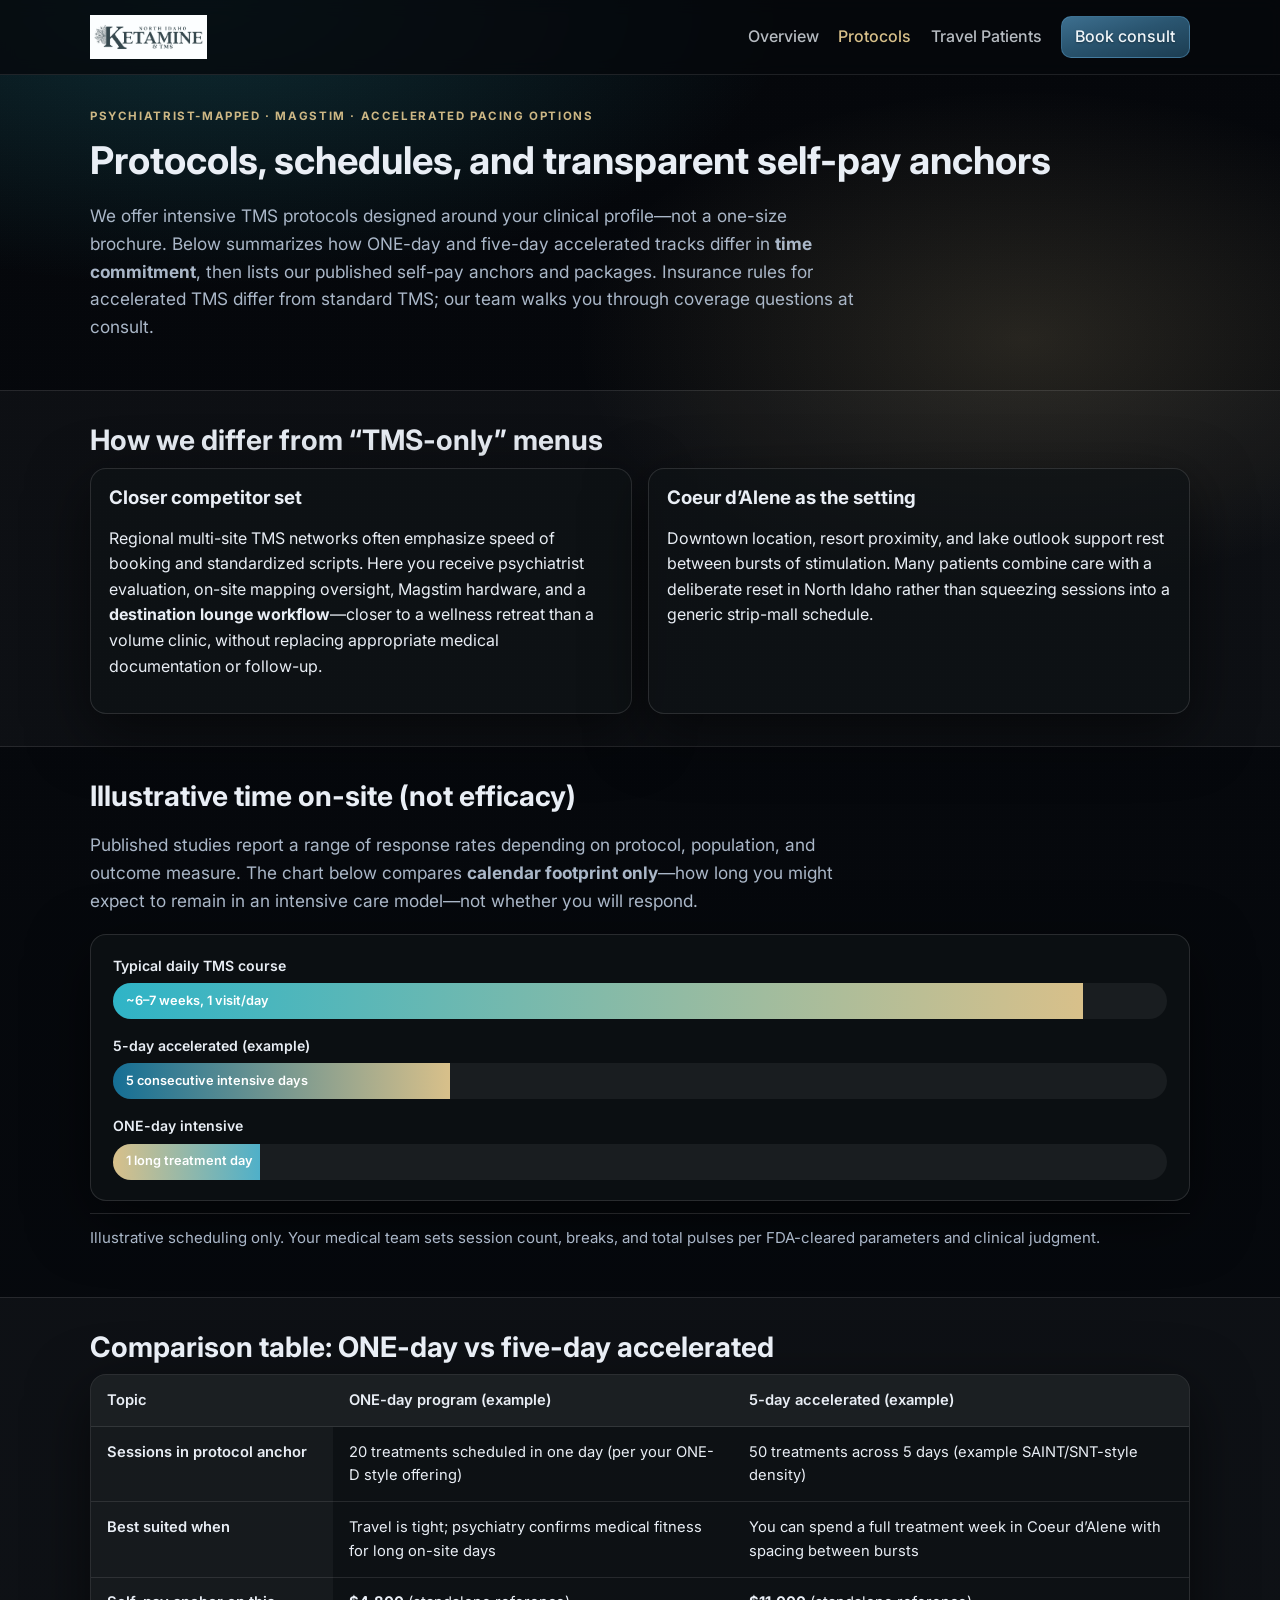
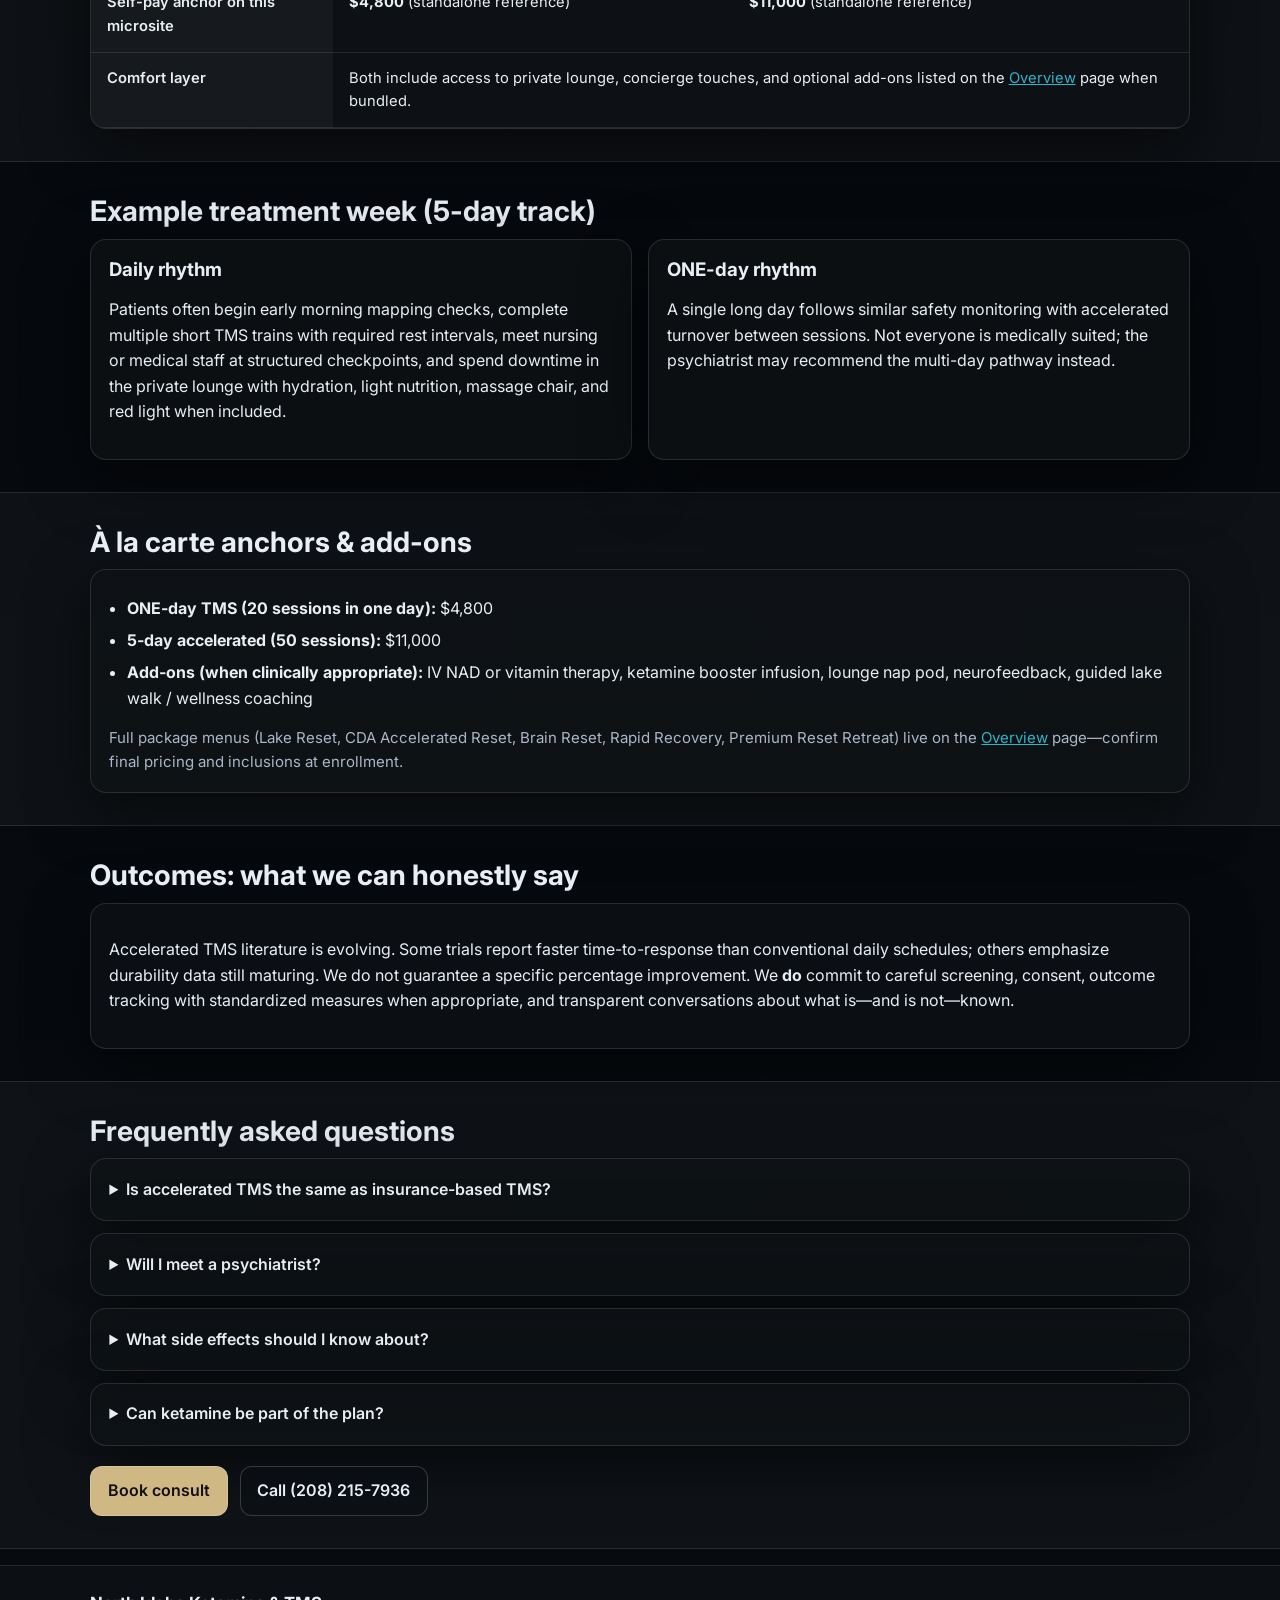
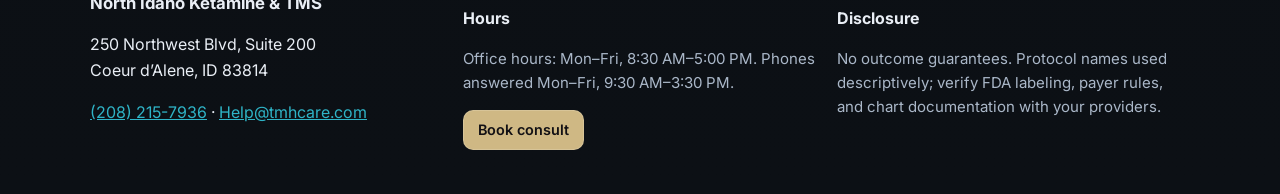
<file: protocols.html>
<!doctype html>
<html lang="en">
<head>
  <meta charset="UTF-8">
  <meta name="viewport" content="width=device-width, initial-scale=1.0">
  <meta name="description" content="ONE-day and multi-day accelerated TMS protocols, transparent pricing, comparison of schedule options, and FAQs. North Idaho Ketamine &amp; TMS.">
  <title>Protocols &amp; Pricing | North Idaho Ketamine &amp; TMS</title>
  <link rel="preconnect" href="https://fonts.googleapis.com">
  <link rel="preconnect" href="https://fonts.gstatic.com" crossorigin>
  <link href="https://fonts.googleapis.com/css2?family=Inter:wght@400;500;600;700&display=swap" rel="stylesheet">
  <link rel="stylesheet" href="styles.css">
</head>
<body>
  <header class="site-header">
    <div class="container nav-wrap">
      <a class="site-logo" href="https://www.northidahoketamine.com/" aria-label="North Idaho Ketamine & TMS (Main site)">
        <img
          src="assets/NIKetamine_Logo_2024_Horizontal.jpg"
          alt="North Idaho Ketamine & TMS"
          loading="eager"
          decoding="async"
        >
      </a>
      <button class="menu-toggle" id="menuToggle" aria-expanded="false" aria-controls="primaryNav">Menu</button>
      <nav id="primaryNav" class="primary-nav" aria-label="Primary">
        <a href="index.html">Overview</a>
        <a href="protocols.html">Protocols</a>
        <a href="travel.html">Travel Patients</a>
        <a class="nav-cta" href="https://www.northidahoketamine.com/book-online" target="_blank" rel="noopener">Book consult</a>
      </nav>
    </div>
  </header>

  <main>
    <section class="page-intro section">
      <div class="container">
        <p class="tagline-rail">Psychiatrist-mapped · Magstim · Accelerated pacing options</p>
        <h1>Protocols, schedules, and transparent self-pay anchors</h1>
        <p class="lead">
          We offer intensive TMS protocols designed around your clinical profile—not a one-size brochure. Below summarizes how ONE-day and five-day accelerated tracks differ in <strong>time commitment</strong>, then lists our published self-pay anchors and packages. Insurance rules for accelerated TMS differ from standard TMS; our team walks you through coverage questions at consult.
        </p>
      </div>
    </section>

    <section class="section section-muted">
      <div class="container">
        <h2>How we differ from “TMS-only” menus</h2>
        <div class="grid-two">
          <article class="card">
            <h3>Closer competitor set</h3>
            <p>
              Regional multi-site TMS networks often emphasize speed of booking and standardized scripts. Here you receive psychiatrist evaluation, on-site mapping oversight, Magstim hardware, and a <strong>destination lounge workflow</strong>—closer to a wellness retreat than a volume clinic, without replacing appropriate medical documentation or follow-up.
            </p>
          </article>
          <article class="card">
            <h3>Coeur d’Alene as the setting</h3>
            <p>
              Downtown location, resort proximity, and lake outlook support rest between bursts of stimulation. Many patients combine care with a deliberate reset in North Idaho rather than squeezing sessions into a generic strip-mall schedule.
            </p>
          </article>
        </div>
      </div>
    </section>

    <section class="section">
      <div class="container">
        <h2>Illustrative time on-site (not efficacy)</h2>
        <p class="lead section-lead">
          Published studies report a range of response rates depending on protocol, population, and outcome measure. The chart below compares <strong>calendar footprint only</strong>—how long you might expect to remain in an intensive care model—not whether you will respond.
        </p>
        <div class="bar-chart card" aria-label="Relative clinic time footprint comparison">
          <div class="bar-chart-row">
            <span class="bar-chart-label">Typical daily TMS course</span>
            <div class="bar-chart-track"><span class="bar-chart-fill" style="width:92%;">~6–7 weeks, 1 visit/day</span></div>
          </div>
          <div class="bar-chart-row">
            <span class="bar-chart-label">5-day accelerated (example)</span>
            <div class="bar-chart-track"><span class="bar-chart-fill bar-chart-fill--mid" style="width:32%;">5 consecutive intensive days</span></div>
          </div>
          <div class="bar-chart-row">
            <span class="bar-chart-label">ONE-day intensive</span>
            <div class="bar-chart-track"><span class="bar-chart-fill bar-chart-fill--short" style="width:14%;">1 long treatment day</span></div>
          </div>
        </div>
        <p class="small-note disclaim">Illustrative scheduling only. Your medical team sets session count, breaks, and total pulses per FDA-cleared parameters and clinical judgment.</p>
      </div>
    </section>

    <section class="section section-muted">
      <div class="container">
        <h2>Comparison table: ONE-day vs five-day accelerated</h2>
        <div class="table-wrap card" style="padding:0;overflow:hidden;">
          <table class="compare-table">
            <thead>
              <tr>
                <th scope="col">Topic</th>
                <th scope="col">ONE-day program (example)</th>
                <th scope="col">5-day accelerated (example)</th>
              </tr>
            </thead>
            <tbody>
              <tr>
                <th scope="row">Sessions in protocol anchor</th>
                <td>20 treatments scheduled in one day (per your ONE-D style offering)</td>
                <td>50 treatments across 5 days (example SAINT/SNT-style density)</td>
              </tr>
              <tr>
                <th scope="row">Best suited when</th>
                <td>Travel is tight; psychiatry confirms medical fitness for long on-site days</td>
                <td>You can spend a full treatment week in Coeur d’Alene with spacing between bursts</td>
              </tr>
              <tr>
                <th scope="row">Self-pay anchor on this microsite</th>
                <td><strong>$4,800</strong> (standalone reference)</td>
                <td><strong>$11,000</strong> (standalone reference)</td>
              </tr>
              <tr>
                <th scope="row">Comfort layer</th>
                <td colspan="2">Both include access to private lounge, concierge touches, and optional add-ons listed on the <a href="index.html">Overview</a> page when bundled.</td>
              </tr>
            </tbody>
          </table>
        </div>
      </div>
    </section>

    <section class="section">
      <div class="container">
        <h2>Example treatment week (5-day track)</h2>
        <div class="grid-two">
          <article class="card">
            <h3>Daily rhythm</h3>
            <p>
              Patients often begin early morning mapping checks, complete multiple short TMS trains with required rest intervals, meet nursing or medical staff at structured checkpoints, and spend downtime in the private lounge with hydration, light nutrition, massage chair, and red light when included.
            </p>
          </article>
          <article class="card">
            <h3>ONE-day rhythm</h3>
            <p>
              A single long day follows similar safety monitoring with accelerated turnover between sessions. Not everyone is medically suited; the psychiatrist may recommend the multi-day pathway instead.
            </p>
          </article>
        </div>
      </div>
    </section>

    <section class="section section-muted">
      <div class="container">
        <h2>À la carte anchors &amp; add-ons</h2>
        <div class="card">
          <ul class="check-list">
            <li><strong>ONE-day TMS (20 sessions in one day):</strong> $4,800</li>
            <li><strong>5-day accelerated (50 sessions):</strong> $11,000</li>
            <li><strong>Add-ons (when clinically appropriate):</strong> IV NAD or vitamin therapy, ketamine booster infusion, lounge nap pod, neurofeedback, guided lake walk / wellness coaching</li>
          </ul>
          <p class="small-note" style="margin-bottom:0;">
            Full package menus (Lake Reset, CDA Accelerated Reset, Brain Reset, Rapid Recovery, Premium Reset Retreat) live on the <a href="index.html">Overview</a> page—confirm final pricing and inclusions at enrollment.
          </p>
        </div>
      </div>
    </section>

    <section class="section">
      <div class="container">
        <h2>Outcomes: what we can honestly say</h2>
        <div class="card">
          <p>
            Accelerated TMS literature is evolving. Some trials report faster time-to-response than conventional daily schedules; others emphasize durability data still maturing. We do not guarantee a specific percentage improvement. We <strong>do</strong> commit to careful screening, consent, outcome tracking with standardized measures when appropriate, and transparent conversations about what is—and is not—known.
          </p>
        </div>
      </div>
    </section>

    <section class="section section-muted">
      <div class="container">
        <h2>Frequently asked questions</h2>
        <div class="faq-list">
          <details class="card">
            <summary>Is accelerated TMS the same as insurance-based TMS?</summary>
            <p>
              Many insurers cover standard TMS courses for eligible diagnoses. Accelerated dosing schedules are often self-pay or handled outside traditional benefits. We explain your options after reviewing records—no surprises about coverage class.
            </p>
          </details>
          <details class="card">
            <summary>Will I meet a psychiatrist?</summary>
            <p>
              Yes—evaluation and oversight are core to how we operate, including mapping and medical management during intensive days.
            </p>
          </details>
          <details class="card">
            <summary>What side effects should I know about?</summary>
            <p>
              Most patients experience mild scalp discomfort or headache; rare risks such as seizure are discussed in informed consent. We follow FDA labeling, device parameters, and clinical protocols.
            </p>
          </details>
          <details class="card">
            <summary>Can ketamine be part of the plan?</summary>
            <p>
              Select bundles pair accelerated TMS with IV ketamine sessions when medically appropriate—mirroring how leading centers combine modalities for treatment-resistant illness.
            </p>
          </details>
        </div>
        <div class="cta-row" style="margin-top:1.25rem;">
          <a class="btn btn-primary" href="https://www.northidahoketamine.com/book-online" target="_blank" rel="noopener">Book consult</a>
          <a class="btn btn-secondary" href="tel:2082157936">Call (208) 215-7936</a>
        </div>
      </div>
    </section>
  </main>

  <footer class="site-footer">
    <div class="container footer-grid">
      <div>
        <p class="footer-brand"><strong>North Idaho Ketamine &amp; TMS</strong></p>
        <p>250 Northwest Blvd, Suite 200<br>Coeur d’Alene, ID 83814</p>
        <p><a href="tel:2082157936">(208) 215-7936</a> · <a href="mailto:Help@tmhcare.com">Help@tmhcare.com</a></p>
      </div>
      <div>
        <p><strong>Hours</strong></p>
        <p class="small-note">Office hours: Mon–Fri, 8:30 AM–5:00 PM. Phones answered Mon–Fri, 9:30 AM–3:30 PM.</p>
        <p style="margin-top:0.75rem;"><a class="btn btn-primary btn-sm" href="https://www.northidahoketamine.com/book-online" target="_blank" rel="noopener">Book consult</a></p>
      </div>
      <div>
        <p><strong>Disclosure</strong></p>
        <p class="small-note">No outcome guarantees. Protocol names used descriptively; verify FDA labeling, payer rules, and chart documentation with your providers.</p>
      </div>
    </div>
  </footer>

  <script src="script.js"></script>
</body>
</html>
</file>
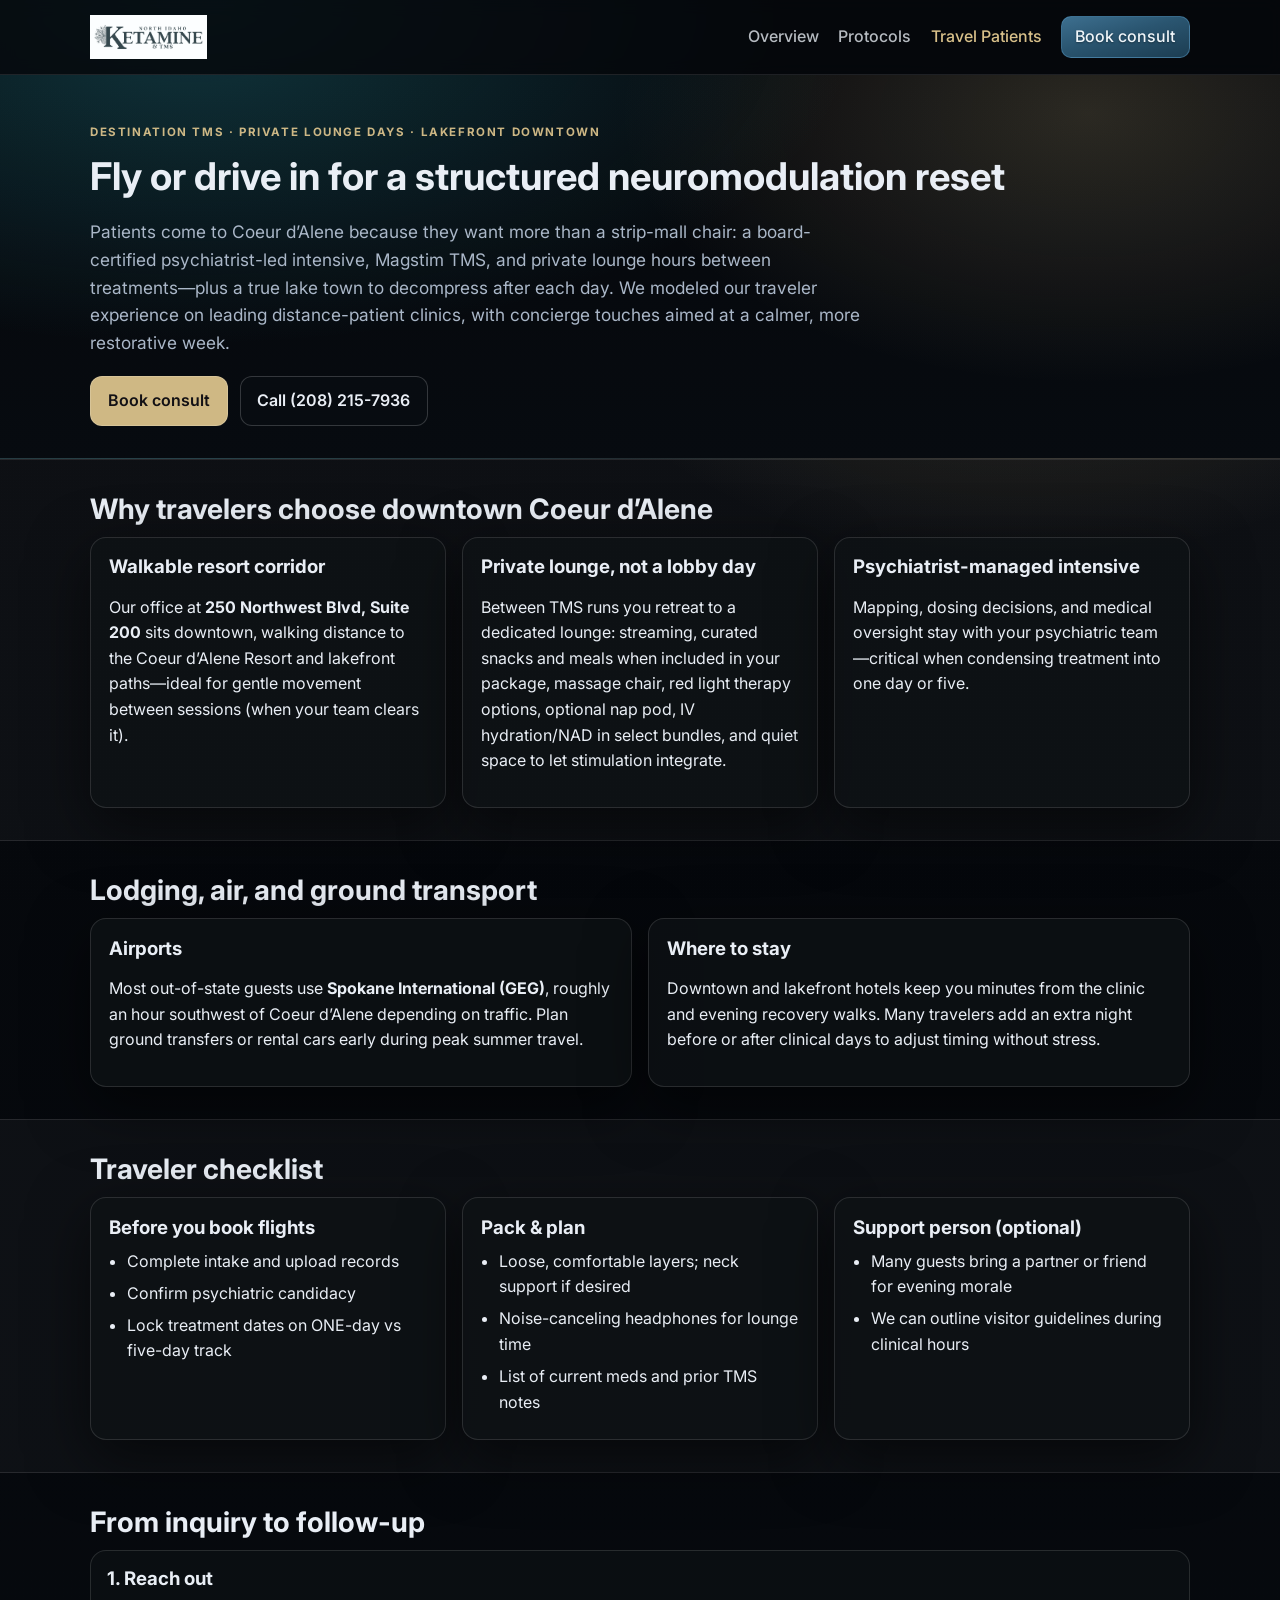
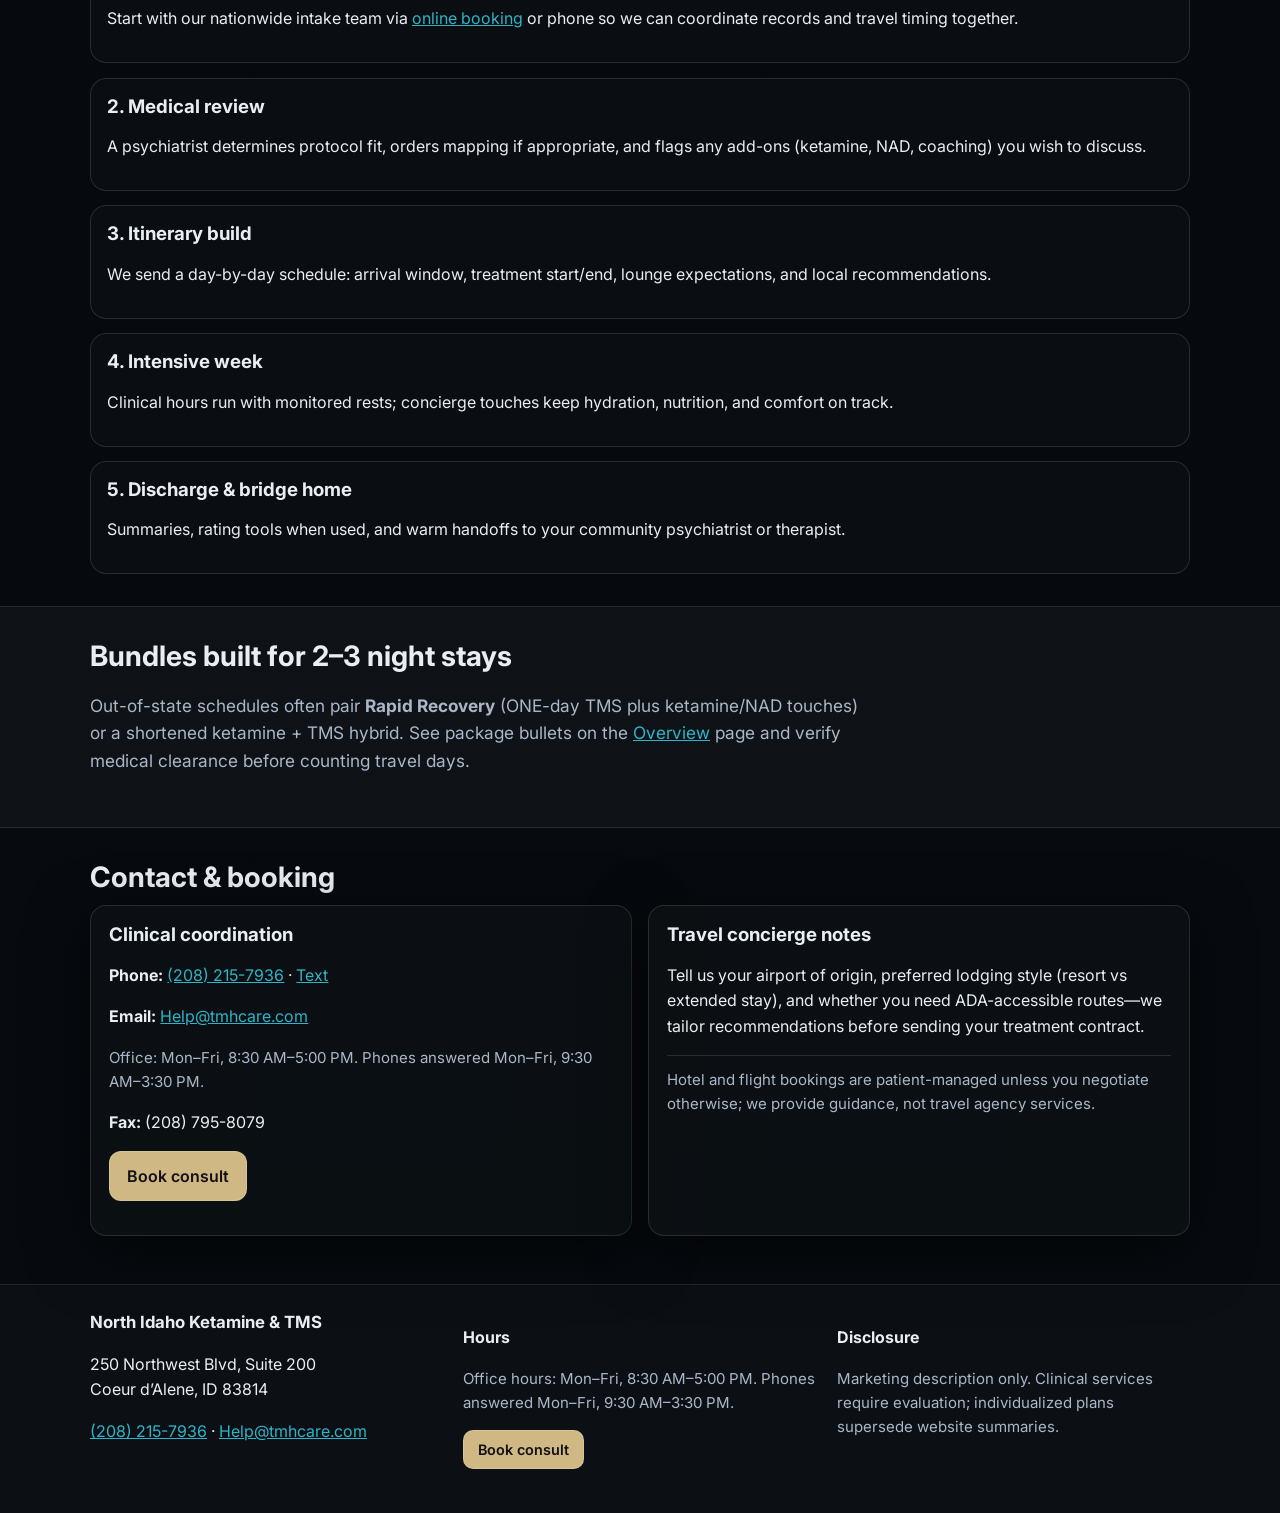
<file: travel.html>
<!doctype html>
<html lang="en">
<head>
  <meta charset="UTF-8">
  <meta name="viewport" content="width=device-width, initial-scale=1.0">
  <meta name="description" content="Traveling to Coeur d’Alene for accelerated TMS: downtown location, resort access, private lounge, lodging and airport notes. North Idaho Ketamine &amp; TMS.">
  <title>Travel Patients | North Idaho Ketamine &amp; TMS</title>
  <link rel="preconnect" href="https://fonts.googleapis.com">
  <link rel="preconnect" href="https://fonts.gstatic.com" crossorigin>
  <link href="https://fonts.googleapis.com/css2?family=Inter:wght@400;500;600;700&display=swap" rel="stylesheet">
  <link rel="stylesheet" href="styles.css">
</head>
<body>
  <header class="site-header">
    <div class="container nav-wrap">
      <a class="site-logo" href="https://www.northidahoketamine.com/" aria-label="North Idaho Ketamine & TMS (Main site)">
        <img
          src="assets/NIKetamine_Logo_2024_Horizontal.jpg"
          alt="North Idaho Ketamine & TMS"
          loading="eager"
          decoding="async"
        >
      </a>
      <button class="menu-toggle" id="menuToggle" aria-expanded="false" aria-controls="primaryNav">Menu</button>
      <nav id="primaryNav" class="primary-nav" aria-label="Primary">
        <a href="index.html">Overview</a>
        <a href="protocols.html">Protocols</a>
        <a href="travel.html">Travel Patients</a>
        <a class="nav-cta" href="https://www.northidahoketamine.com/book-online" target="_blank" rel="noopener">Book consult</a>
      </nav>
    </div>
  </header>

  <main>
    <section class="page-intro section hero--lake soft">
      <div class="container">
        <p class="tagline-rail">Destination TMS · Private lounge days · Lakefront downtown</p>
        <h1>Fly or drive in for a structured neuromodulation reset</h1>
        <p class="lead">
          Patients come to Coeur d’Alene because they want more than a strip-mall chair: a board-certified psychiatrist-led intensive, Magstim TMS, and private lounge hours between treatments—plus a true lake town to decompress after each day. We modeled our traveler experience on leading distance-patient clinics, with concierge touches aimed at a calmer, more restorative week.
        </p>
        <div class="cta-row">
          <a class="btn btn-primary" href="https://www.northidahoketamine.com/book-online" target="_blank" rel="noopener">Book consult</a>
          <a class="btn btn-secondary" href="tel:2082157936">Call (208) 215-7936</a>
        </div>
      </div>
    </section>

    <section class="section section-muted">
      <div class="container">
        <h2>Why travelers choose downtown Coeur d’Alene</h2>
        <div class="grid-three">
          <article class="card">
            <h3>Walkable resort corridor</h3>
            <p>
              Our office at <strong>250 Northwest Blvd, Suite 200</strong> sits downtown, walking distance to the Coeur d’Alene Resort and lakefront paths—ideal for gentle movement between sessions (when your team clears it).
            </p>
          </article>
          <article class="card">
            <h3>Private lounge, not a lobby day</h3>
            <p>
              Between TMS runs you retreat to a dedicated lounge: streaming, curated snacks and meals when included in your package, massage chair, red light therapy options, optional nap pod, IV hydration/NAD in select bundles, and quiet space to let stimulation integrate.
            </p>
          </article>
          <article class="card">
            <h3>Psychiatrist-managed intensive</h3>
            <p>
              Mapping, dosing decisions, and medical oversight stay with your psychiatric team—critical when condensing treatment into one day or five.
            </p>
          </article>
        </div>
      </div>
    </section>

    <section class="section">
      <div class="container">
        <h2>Lodging, air, and ground transport</h2>
        <div class="grid-two">
          <article class="card">
            <h3>Airports</h3>
            <p>
              Most out-of-state guests use <strong>Spokane International (GEG)</strong>, roughly an hour southwest of Coeur d’Alene depending on traffic. Plan ground transfers or rental cars early during peak summer travel.
            </p>
          </article>
          <article class="card">
            <h3>Where to stay</h3>
            <p>
              Downtown and lakefront hotels keep you minutes from the clinic and evening recovery walks. Many travelers add an extra night before or after clinical days to adjust timing without stress.
            </p>
          </article>
        </div>
      </div>
    </section>

    <section class="section section-muted">
      <div class="container">
        <h2>Traveler checklist</h2>
        <div class="grid-three">
          <article class="card">
            <h3>Before you book flights</h3>
            <ul class="check-list">
              <li>Complete intake and upload records</li>
              <li>Confirm psychiatric candidacy</li>
              <li>Lock treatment dates on ONE-day vs five-day track</li>
            </ul>
          </article>
          <article class="card">
            <h3>Pack &amp; plan</h3>
            <ul class="check-list">
              <li>Loose, comfortable layers; neck support if desired</li>
              <li>Noise-canceling headphones for lounge time</li>
              <li>List of current meds and prior TMS notes</li>
            </ul>
          </article>
          <article class="card">
            <h3>Support person (optional)</h3>
            <ul class="check-list">
              <li>Many guests bring a partner or friend for evening morale</li>
              <li>We can outline visitor guidelines during clinical hours</li>
            </ul>
          </article>
        </div>
      </div>
    </section>

    <section class="section">
      <div class="container">
        <h2>From inquiry to follow-up</h2>
        <ol class="timeline">
          <li>
            <h3>1. Reach out</h3>
            <p>
              Start with our nationwide intake team via <a href="https://www.northidahoketamine.com/book-online" target="_blank" rel="noopener">online booking</a> or phone so we can coordinate records and travel timing together.
            </p>
          </li>
          <li>
            <h3>2. Medical review</h3>
            <p>A psychiatrist determines protocol fit, orders mapping if appropriate, and flags any add-ons (ketamine, NAD, coaching) you wish to discuss.</p>
          </li>
          <li>
            <h3>3. Itinerary build</h3>
            <p>We send a day-by-day schedule: arrival window, treatment start/end, lounge expectations, and local recommendations.</p>
          </li>
          <li>
            <h3>4. Intensive week</h3>
            <p>Clinical hours run with monitored rests; concierge touches keep hydration, nutrition, and comfort on track.</p>
          </li>
          <li>
            <h3>5. Discharge &amp; bridge home</h3>
            <p>Summaries, rating tools when used, and warm handoffs to your community psychiatrist or therapist.</p>
          </li>
        </ol>
      </div>
    </section>

    <section class="section section-muted">
      <div class="container">
        <h2>Bundles built for 2–3 night stays</h2>
        <p class="lead section-lead">
          Out-of-state schedules often pair <strong>Rapid Recovery</strong> (ONE-day TMS plus ketamine/NAD touches) or a shortened ketamine + TMS hybrid. See package bullets on the <a href="index.html">Overview</a> page and verify medical clearance before counting travel days.
        </p>
      </div>
    </section>

    <section class="section" id="contact">
      <div class="container">
        <h2>Contact &amp; booking</h2>
        <div class="grid-two">
          <article class="card">
            <h3>Clinical coordination</h3>
            <p><strong>Phone:</strong> <a href="tel:2082157936">(208) 215-7936</a> · <a href="sms:2082157936">Text</a></p>
            <p><strong>Email:</strong> <a href="mailto:Help@tmhcare.com">Help@tmhcare.com</a></p>
            <p class="small-note">Office: Mon–Fri, 8:30 AM–5:00 PM. Phones answered Mon–Fri, 9:30 AM–3:30 PM.</p>
            <p><strong>Fax:</strong> (208) 795-8079</p>
            <p style="margin-top:1rem;">
              <a class="btn btn-primary" href="https://www.northidahoketamine.com/book-online" target="_blank" rel="noopener">Book consult</a>
            </p>
          </article>
          <article class="card">
            <h3>Travel concierge notes</h3>
            <p>
              Tell us your airport of origin, preferred lodging style (resort vs extended stay), and whether you need ADA-accessible routes—we tailor recommendations before sending your treatment contract.
            </p>
            <p class="small-note disclaim">
              Hotel and flight bookings are patient-managed unless you negotiate otherwise; we provide guidance, not travel agency services.
            </p>
          </article>
        </div>
      </div>
    </section>
  </main>

  <footer class="site-footer">
    <div class="container footer-grid">
      <div>
        <p class="footer-brand"><strong>North Idaho Ketamine &amp; TMS</strong></p>
        <p>250 Northwest Blvd, Suite 200<br>Coeur d’Alene, ID 83814</p>
        <p><a href="tel:2082157936">(208) 215-7936</a> · <a href="mailto:Help@tmhcare.com">Help@tmhcare.com</a></p>
      </div>
      <div>
        <p><strong>Hours</strong></p>
        <p class="small-note">Office hours: Mon–Fri, 8:30 AM–5:00 PM. Phones answered Mon–Fri, 9:30 AM–3:30 PM.</p>
        <p style="margin-top:0.75rem;"><a class="btn btn-primary btn-sm" href="https://www.northidahoketamine.com/book-online" target="_blank" rel="noopener">Book consult</a></p>
      </div>
      <div>
        <p><strong>Disclosure</strong></p>
        <p class="small-note">Marketing description only. Clinical services require evaluation; individualized plans supersede website summaries.</p>
      </div>
    </div>
  </footer>

  <script src="script.js"></script>
</body>
</html>
</file>
<file: styles.css>
:root {
  --bg: #05070b;
  --surface: rgba(14, 18, 22, 0.72);
  --text: #e9eef5;
  --muted: #aab7c8;
  --line: rgba(255, 255, 255, 0.12);
  --brand: #2fb4c7;
  --brand-dark: #137d8e;
  --accent: #d8c08a;
  --radius: 16px;
  --shadow: 0 18px 60px rgba(0, 0, 0, 0.55);
}

*,
*::before,
*::after {
  box-sizing: border-box;
}

html,
body {
  margin: 0;
  padding: 0;
  font-family: "Inter", Arial, sans-serif;
  color: var(--text);
  background:
    radial-gradient(1100px 520px at 15% 0%, rgba(47, 180, 199, 0.22), transparent 55%),
    radial-gradient(900px 500px at 80% 10%, rgba(216, 192, 138, 0.16), transparent 50%),
    linear-gradient(180deg, #05070b 0%, #070b10 100%);
  line-height: 1.6;
  position: relative;
}

body::before {
  content: "";
  position: fixed;
  inset: 0;
  pointer-events: none;
  background-image:
    radial-gradient(rgba(255, 255, 255, 0.08) 1px, transparent 1px);
  background-size: 3px 3px;
  opacity: 0.08;
  mix-blend-mode: overlay;
}

img {
  max-width: 100%;
  display: block;
}

a {
  color: var(--brand);
}

.container {
  width: min(1100px, 92%);
  margin: 0 auto;
}

.site-header {
  position: sticky;
  top: 0;
  z-index: 20;
  background: rgba(6, 8, 12, 0.78);
  border-bottom: 1px solid rgba(255, 255, 255, 0.10);
  backdrop-filter: blur(8px);
}

.nav-wrap {
  display: flex;
  align-items: center;
  justify-content: space-between;
  gap: 1rem;
  min-height: 74px;
}

.site-logo {
  display: flex;
  align-items: center;
  flex: 0 1 auto;
  max-width: min(320px, 56vw);
  text-decoration: none;
  font-weight: 700;
  font-size: 1.25rem;
  color: var(--text);
}

.site-logo img {
  height: 44px;
  width: auto;
  max-width: 100%;
}

.primary-nav {
  display: flex;
  align-items: center;
  gap: 1.2rem;
}

.primary-nav a {
  text-decoration: none;
  color: rgba(233, 238, 245, 0.78);
  font-weight: 500;
}

.primary-nav a.active,
.primary-nav a:hover {
  color: var(--accent);
}

.nav-cta {
  background: linear-gradient(165deg, #3d6f8f 0%, #2a5570 45%, #1c3d52 100%);
  color: #f0f6fa !important;
  border: 1px solid rgba(80, 140, 180, 0.55);
  text-shadow: 0 1px 2px rgba(0, 0, 0, 0.35);
  padding: 0.45rem 0.85rem;
  border-radius: 10px;
  font-weight: 600;
}

.nav-cta:hover {
  background: linear-gradient(165deg, #4a7fa0 0%, #356580 45%, #254a62 100%);
  color: #fff !important;
  border-color: rgba(100, 160, 200, 0.5);
}

.menu-toggle {
  display: none;
  border: 1px solid rgba(255, 255, 255, 0.14);
  border-radius: 10px;
  padding: 0.5rem 0.75rem;
  background: rgba(13, 18, 24, 0.6);
  font-weight: 600;
  color: var(--text);
}

.hero {
  padding: 4rem 0 2.25rem;
}

.hero--moody {
  padding-top: 0;
}

.hero-top {
  position: relative;
  z-index: 1;
  min-height: clamp(220px, 38vh, 480px);
}

.hero-photo-fade {
  position: absolute;
  inset: 0;
  width: 100%;
  height: 100%;
  min-height: clamp(220px, 38vh, 480px);
  background-color: #070b10;
  background-image:
    linear-gradient(
      to bottom,
      rgba(5, 7, 11, 0.25) 0%,
      rgba(7, 11, 16, 0.55) 38%,
      rgba(7, 11, 16, 0.88) 72%,
      #070b10 100%
    ),
    url("Assets/Untitled-12976.jpg");
  background-size: cover;
  background-position: center;
  border-bottom: 1px solid rgba(255, 255, 255, 0.06);
}

.hero-top-content {
  position: relative;
  z-index: 1;
  display: flex;
  align-items: center;
  justify-content: center;
  text-align: center;
  min-height: clamp(220px, 38vh, 480px);
  padding: 1.75rem 0;
  box-sizing: border-box;
}

.hero--moody .hero-grid--landing {
  position: relative;
  z-index: 1;
  padding-top: 2.25rem;
}

.hero--lake {
  position: relative;
  overflow: hidden;
  background:
    radial-gradient(1200px 560px at 15% -10%, rgba(47, 180, 199, 0.25), transparent 55%),
    radial-gradient(900px 520px at 85% 10%, rgba(216, 192, 138, 0.18), transparent 52%),
    linear-gradient(180deg, #05070b 0%, #070b10 100%);
  border-bottom: 1px solid rgba(255, 255, 255, 0.10);
}

.hero--lake.soft {
  padding-top: 3rem;
  padding-bottom: 2rem;
}

.hero--moody::after {
  content: "";
  position: absolute;
  inset: -2px;
  z-index: 0;
  background:
    repeating-linear-gradient(
      115deg,
      rgba(255, 255, 255, 0.05) 0px,
      rgba(255, 255, 255, 0.02) 7px,
      rgba(0, 0, 0, 0) 14px
    );
  opacity: 0.18;
  pointer-events: none;
}

.tagline-rail {
  margin: 0 0 0.75rem;
  font-size: 0.72rem;
  font-weight: 700;
  letter-spacing: 0.14em;
  text-transform: uppercase;
  color: rgba(216, 192, 138, 0.95);
}

.hero-grid {
  display: grid;
  grid-template-columns: 1.5fr 1fr;
  gap: 1.5rem;
}

.page-intro {
  padding-top: 3rem;
}

h1,
h2,
h3 {
  line-height: 1.25;
  margin: 0 0 0.6rem;
}

h1 {
  font-size: clamp(1.8rem, 1.35rem + 1.3vw, 2.8rem);
}

h2 {
  font-size: clamp(1.4rem, 1.2rem + 0.7vw, 2rem);
}

.lead {
  font-size: 1.08rem;
  color: var(--muted);
  max-width: 70ch;
}

.eyebrow {
  display: inline-block;
  margin: 0 0 0.4rem;
  color: rgba(47, 180, 199, 0.95);
  font-weight: 600;
  letter-spacing: 0.02em;
}

.eyebrow-cursive {
  font-family: "Great Vibes", cursive;
  font-size: clamp(1.5rem, 1.2rem + 1vw, 2.1rem);
  font-weight: 400;
  letter-spacing: 0.01em;
  text-transform: none;
}

.section {
  padding: 2rem 0;
}

.section-muted {
  background: rgba(255, 255, 255, 0.03);
  border-top: 1px solid rgba(255, 255, 255, 0.10);
  border-bottom: 1px solid rgba(255, 255, 255, 0.10);
}

.section-lead {
  margin-bottom: 1.25rem;
}

.grid-two,
.grid-three {
  display: grid;
  gap: 1rem;
}

.grid-two {
  grid-template-columns: repeat(2, minmax(0, 1fr));
}

.grid-three {
  grid-template-columns: repeat(3, minmax(0, 1fr));
}

.card {
  background: rgba(14, 18, 22, 0.72);
  border: 1px solid rgba(255, 255, 255, 0.12);
  border-radius: var(--radius);
  box-shadow: var(--shadow);
  padding: 1.1rem 1.15rem;
}

.hero-aside-col {
  display: flex;
  flex-direction: column;
  gap: 1rem;
}

.hero-figure {
  margin: 0;
  border-radius: var(--radius);
  overflow: hidden;
  border: 1px solid rgba(255, 255, 255, 0.14);
  box-shadow: var(--shadow);
  background: rgba(255, 255, 255, 0.03);
}

.hero-figure img {
  width: 100%;
  height: auto;
}

.hero-card {
  align-self: start;
}

.check-list {
  margin: 0.5rem 0 0;
  padding-left: 1.1rem;
}

.check-list li {
  margin-bottom: 0.4rem;
}

.cta-row {
  margin-top: 1.2rem;
  display: flex;
  gap: 0.75rem;
  flex-wrap: wrap;
}

.btn {
  display: inline-block;
  text-decoration: none;
  border-radius: 12px;
  padding: 0.7rem 1.05rem;
  font-weight: 600;
  border: 1px solid transparent;
}

.btn-primary {
  background: rgba(216, 192, 138, 0.96);
  color: #121014;
  border-color: rgba(255, 255, 255, 0.16);
}

.btn-primary:hover {
  background: rgba(202, 168, 98, 1);
}

.hero-intro .btn-primary {
  background: linear-gradient(165deg, #3d6f8f 0%, #2a5570 45%, #1c3d52 100%);
  color: #f0f6fa;
  border-color: rgba(80, 140, 180, 0.55);
  text-shadow: 0 1px 2px rgba(0, 0, 0, 0.35);
}

.hero-intro .btn-primary:hover {
  background: linear-gradient(165deg, #4a7fa0 0%, #356580 45%, #254a62 100%);
  color: #fff;
  border-color: rgba(100, 160, 200, 0.5);
}

.btn-secondary {
  background: rgba(12, 16, 21, 0.4);
  border-color: rgba(255, 255, 255, 0.18);
  color: var(--text);
}

.btn-sm {
  display: inline-block;
  padding: 0.45rem 0.85rem;
  font-size: 0.9rem;
  border-radius: 10px;
}

.package-grid .package-card {
  display: flex;
  flex-direction: column;
}

.package-price {
  margin: 0 0 0.35rem;
  font-size: 1.35rem;
  font-weight: 700;
  color: rgba(216, 192, 138, 0.95);
}

.check-list.tight li {
  margin-bottom: 0.28rem;
}

.disclaim {
  margin-top: 0.75rem;
  padding-top: 0.75rem;
  border-top: 1px solid rgba(255, 255, 255, 0.12);
}

.bar-chart {
  padding: 1.25rem 1.35rem;
}

.bar-chart-row {
  margin-bottom: 1rem;
}

.bar-chart-row:last-child {
  margin-bottom: 0;
}

.bar-chart-label {
  display: block;
  font-size: 0.88rem;
  font-weight: 600;
  margin-bottom: 0.35rem;
  color: var(--text);
}

.bar-chart-track {
  background: rgba(255, 255, 255, 0.06);
  border-radius: 999px;
  overflow: hidden;
  min-height: 2.25rem;
}

.bar-chart-fill {
  display: flex;
  align-items: center;
  padding: 0 0.85rem;
  min-height: 2.25rem;
  font-size: 0.8rem;
  font-weight: 600;
  color: #fff;
  background: linear-gradient(90deg, var(--brand), var(--accent));
  white-space: nowrap;
}

.bar-chart-fill--mid {
  background: linear-gradient(90deg, #156f95, var(--accent));
}

.bar-chart-fill--short {
  background: linear-gradient(90deg, var(--accent), #4fb0c9);
}

.table-wrap {
  margin-top: 0.5rem;
}

.compare-table {
  width: 100%;
  border-collapse: collapse;
  font-size: 0.92rem;
}

.compare-table th,
.compare-table td {
  padding: 0.85rem 1rem;
  text-align: left;
  vertical-align: top;
  border-bottom: 1px solid rgba(255, 255, 255, 0.10);
}

.compare-table thead th {
  background: rgba(255, 255, 255, 0.06);
  font-weight: 600;
}

.compare-table tbody th[scope="row"] {
  width: 22%;
  font-weight: 600;
  background: rgba(255, 255, 255, 0.04);
}

@media (max-width: 720px) {
  .table-wrap {
    overflow-x: auto;
    -webkit-overflow-scrolling: touch;
  }

  .compare-table {
    min-width: 520px;
  }
}

.timeline {
  list-style: none;
  margin: 0;
  padding: 0;
  display: grid;
  gap: 0.9rem;
}

.timeline li {
  background: rgba(14, 18, 22, 0.62);
  border: 1px solid rgba(255, 255, 255, 0.12);
  border-radius: var(--radius);
  padding: 1rem 1rem 0.9rem;
}

.faq-list {
  display: grid;
  gap: 0.75rem;
}

summary {
  cursor: pointer;
  font-weight: 600;
}

.site-footer {
  margin-top: 1rem;
  border-top: 1px solid rgba(255, 255, 255, 0.10);
  background: rgba(255, 255, 255, 0.02);
}

.footer-wrap {
  padding: 1.2rem 0 1.4rem;
}

.footer-grid {
  display: grid;
  grid-template-columns: repeat(3, minmax(0, 1fr));
  gap: 1.25rem;
  padding: 1.5rem 0 1.75rem;
}

.footer-brand {
  margin: 0 0 0.35rem;
  font-size: 1.05rem;
}

.small-note {
  color: var(--muted);
  font-size: 0.94rem;
}

/* --- Dark/moody landing hero (index.html) --- */
.hero-grid--landing {
  grid-template-columns: 1fr;
  gap: 1.25rem;
}

.hero-title {
  font-family: "Libre Baskerville", Georgia, "Times New Roman", serif;
  font-weight: 700;
  font-style: normal;
  letter-spacing: 0.02em;
  color: rgba(248, 240, 220, 0.98);
  margin: 0;
  max-width: min(36ch, 94%);
  font-size: clamp(1.85rem, 1.45rem + 1.6vw, 2.85rem);
  line-height: 1.22;
  display: flex;
  flex-direction: column;
  align-items: center;
  gap: 0.2em;
  text-shadow:
    0 1px 2px rgba(0, 0, 0, 0.85),
    0 4px 28px rgba(0, 0, 0, 0.65),
    0 0 40px rgba(0, 0, 0, 0.35);
}

.hero-title-line1,
.hero-title-line2 {
  display: block;
  text-align: center;
}

.hero-intro {
  max-width: 78ch;
  margin: 0 auto;
  text-align: center;
}

.hero-intro .cta-row {
  justify-content: center;
}

.hero-tiles {
  display: grid;
  grid-template-columns: repeat(3, minmax(0, 1fr));
  gap: 1rem;
}

.hero-tile {
  padding: 1.05rem 1.05rem 1.1rem;
  position: relative;
  overflow: hidden;
  box-shadow: 0 14px 45px rgba(0, 0, 0, 0.40);
  backdrop-filter: blur(10px);
}

.hero-tile::before {
  content: "";
  position: absolute;
  left: 0;
  right: 0;
  top: 0;
  height: 2px;
  background: linear-gradient(90deg, rgba(47, 180, 199, 0.95), rgba(216, 192, 138, 0.98));
}

.hero-tile h3 {
  margin: 0.25rem 0 0.45rem;
  font-size: 1.08rem;
  letter-spacing: 0.01em;
}

.hero-tile p {
  margin: 0;
  color: var(--muted);
  font-size: 0.98rem;
}

.hero-tile--image .hero-figure {
  box-shadow: none;
}

.hero-tile--image img {
  width: 100%;
  height: auto;
}

.hero-tile--list .check-list {
  padding-left: 1rem;
}

@media (max-width: 960px) {
  .hero-grid,
  .grid-three {
    grid-template-columns: 1fr;
  }

  .footer-grid {
    grid-template-columns: 1fr;
  }
}

@media (max-width: 760px) {
  .menu-toggle {
    display: inline-block;
  }

  .site-logo {
    max-width: 64vw;
  }

  .site-logo img {
    height: 36px;
  }

  .primary-nav {
    position: absolute;
    left: 0;
    right: 0;
    top: 74px;
    background: rgba(6, 8, 12, 0.98);
    border-bottom: 1px solid rgba(255, 255, 255, 0.10);
    display: none;
    flex-direction: column;
    align-items: flex-start;
    padding: 0.8rem 4%;
  }

  .primary-nav.open {
    display: flex;
  }

  .grid-two {
    grid-template-columns: 1fr;
  }

  .hero-tiles {
    grid-template-columns: 1fr;
  }
}
</file>
